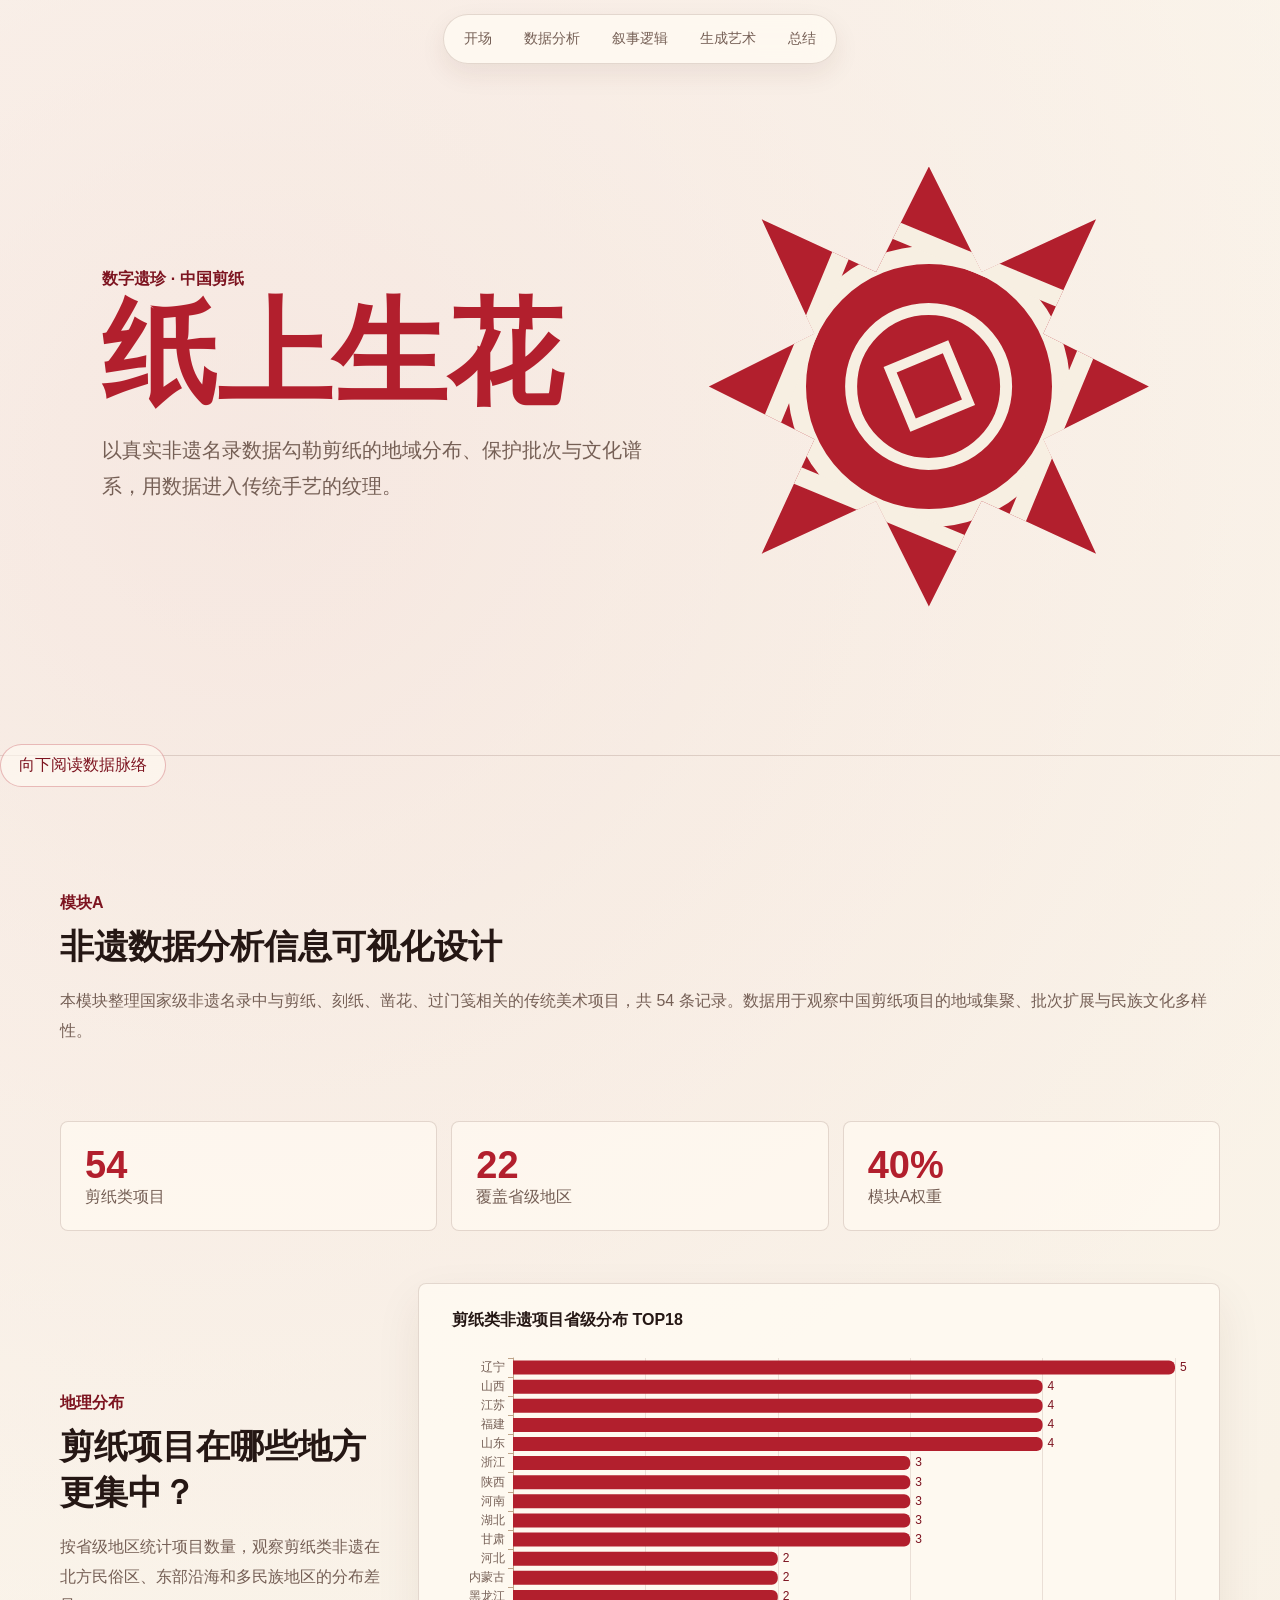
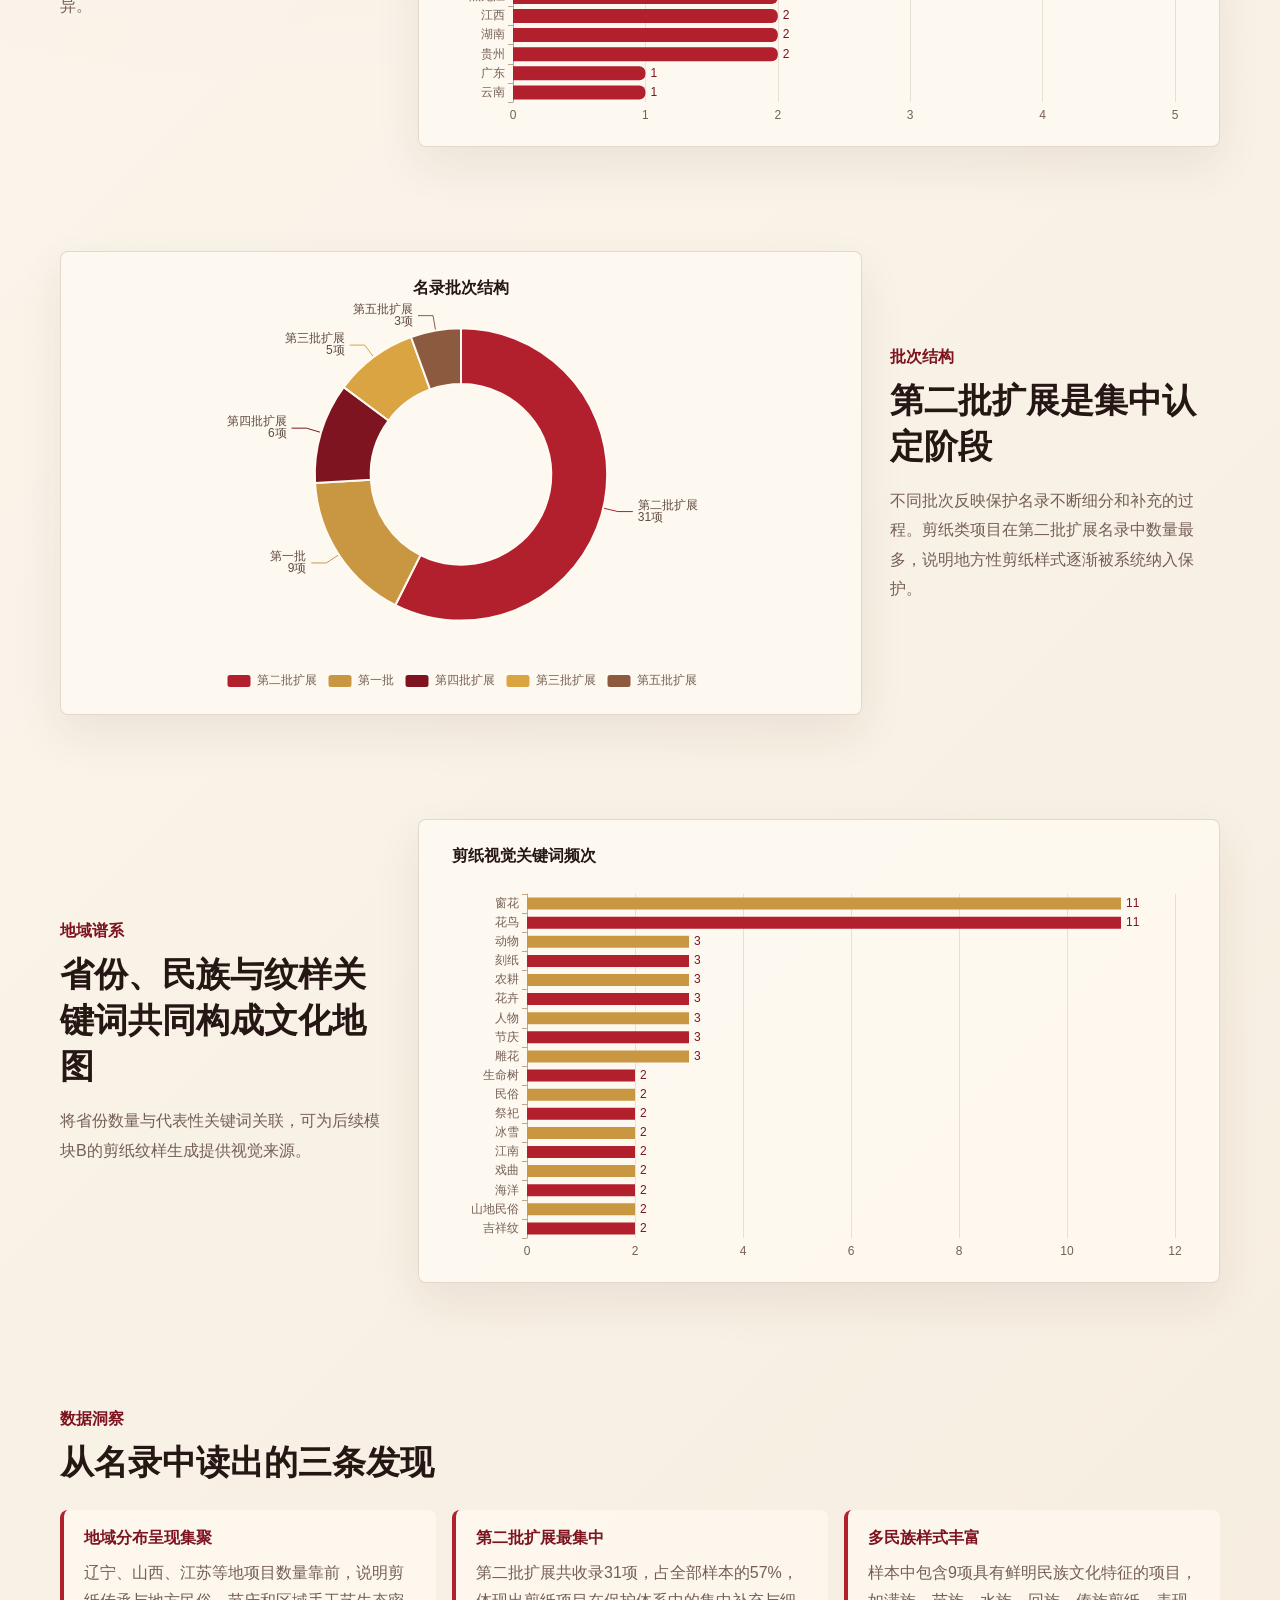
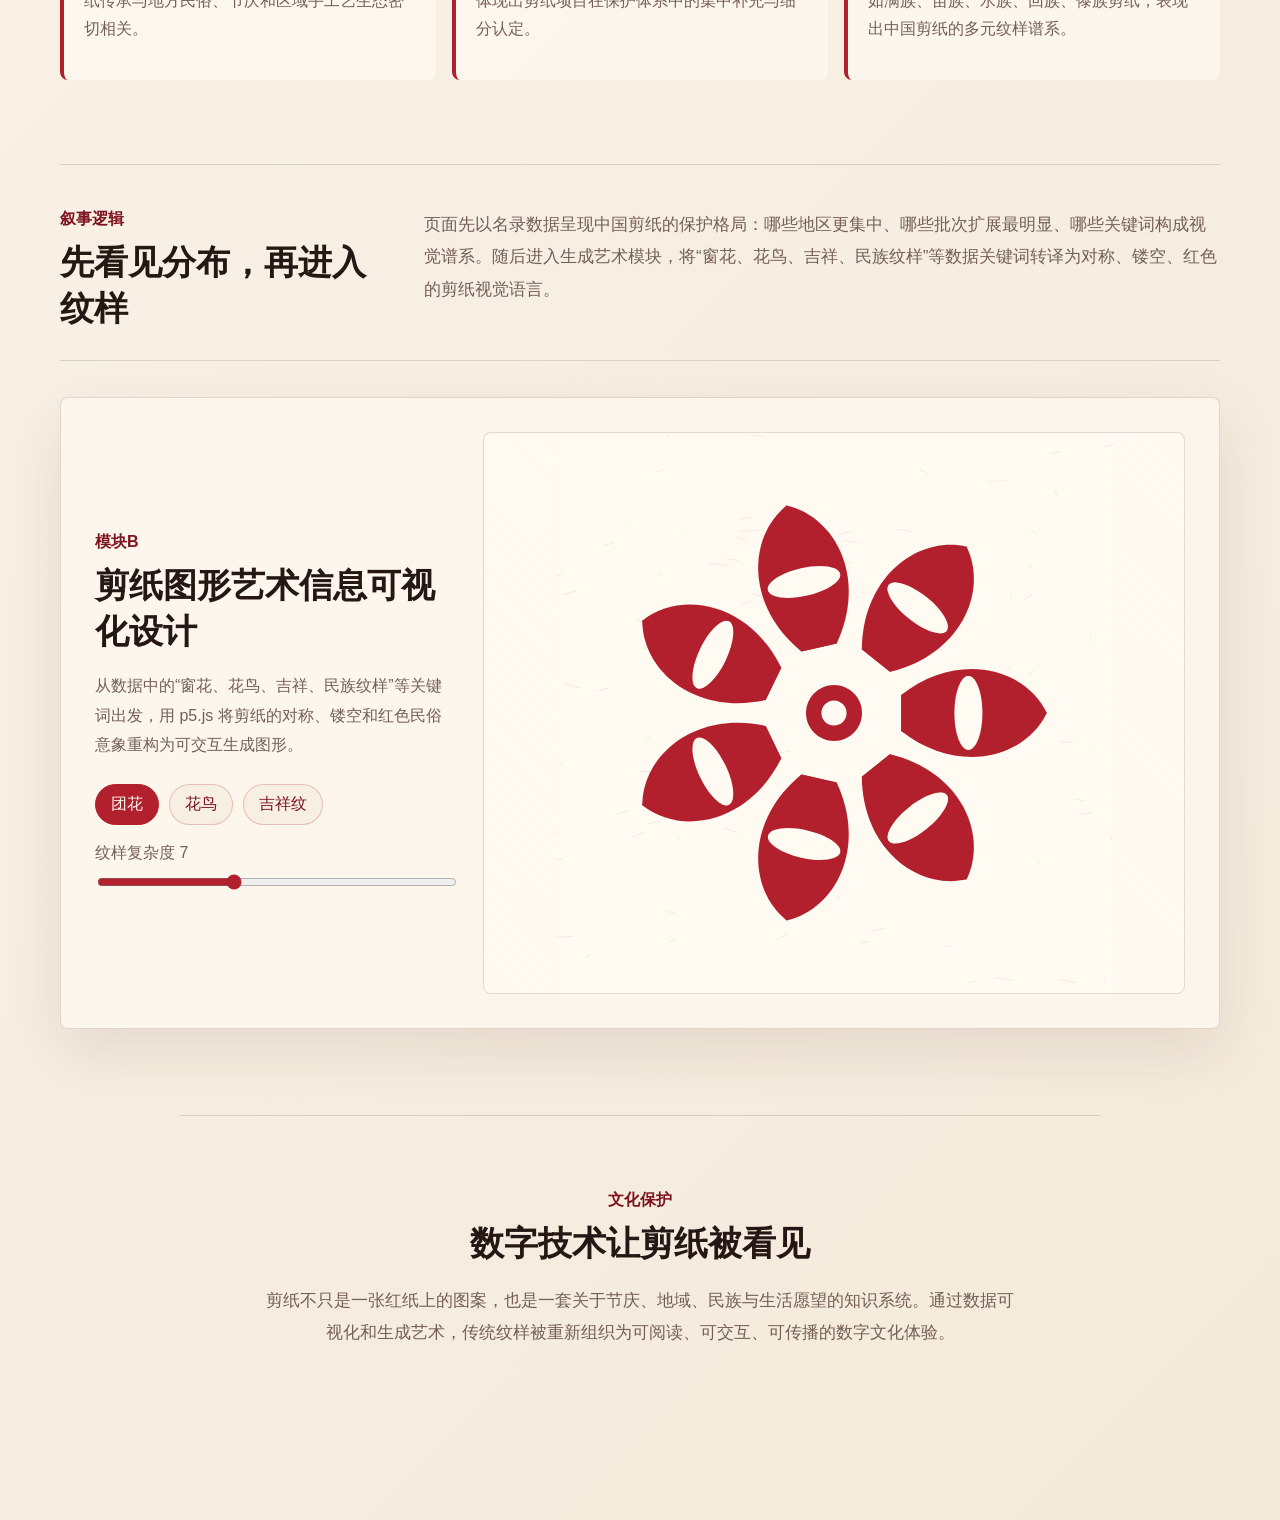
<file: index.html>
﻿<!doctype html>
<html lang="zh-CN">
<head>
  <meta charset="utf-8">
  <meta name="viewport" content="width=device-width, initial-scale=1">
  <title>纸上生花：中国剪纸非遗多维信息可视化设计</title>
  <link rel="stylesheet" href="styles/main.css">
</head>
<body>
  <nav class="site-nav" aria-label="页面导航">
    <a href="#top">开场</a>
    <a href="#module-a">数据分析</a>
    <a href="#story">叙事逻辑</a>
    <a href="#module-b">生成艺术</a>
    <a href="#closing">总结</a>
  </nav>
  <main>
    <section class="hero" id="top">
      <div class="hero-copy">
        <p class="eyebrow">数字遗珍 · 中国剪纸</p>
        <h1>纸上生花</h1>
        <p class="subtitle">以真实非遗名录数据勾勒剪纸的地域分布、保护批次与文化谱系，用数据进入传统手艺的纹理。</p>
      </div>
      <div class="paper-cut-mark" aria-hidden="true">
        <span></span><span></span><span></span><span></span>
      </div>
    </section>

    <a class="scroll-cue" href="#module-a">向下阅读数据脉络</a>

<section class="intro section-band" id="module-a">
      <div class="section-title">
        <p class="eyebrow">模块A</p>
        <h2>非遗数据分析信息可视化设计</h2>
      </div>
      <p>本模块整理国家级非遗名录中与剪纸、刻纸、凿花、过门笺相关的传统美术项目，共 54 条记录。数据用于观察中国剪纸项目的地域集聚、批次扩展与民族文化多样性。</p>
    </section>

    <section class="stats-grid" aria-label="数据概览">
      <article class="stat-card">
        <strong id="totalProjects">54</strong>
        <span>剪纸类项目</span>
      </article>
      <article class="stat-card">
        <strong id="provinceCount">0</strong>
        <span>覆盖省级地区</span>
      </article>
      <article class="stat-card">
        <strong>40%</strong>
        <span>模块A权重</span>
      </article>
    </section>

    <section class="chart-section">
      <div class="chart-copy">
        <p class="eyebrow">地理分布</p>
        <h2>剪纸项目在哪些地方更集中？</h2>
        <p>按省级地区统计项目数量，观察剪纸类非遗在北方民俗区、东部沿海和多民族地区的分布差异。</p>
      </div>
      <div class="chart-panel"><div id="provinceChart" class="chart"></div></div>
    </section>

    <section class="chart-section two-column">
      <div class="chart-panel"><div id="batchChart" class="chart"></div></div>
      <div class="chart-copy">
        <p class="eyebrow">批次结构</p>
        <h2>第二批扩展是集中认定阶段</h2>
        <p>不同批次反映保护名录不断细分和补充的过程。剪纸类项目在第二批扩展名录中数量最多，说明地方性剪纸样式逐渐被系统纳入保护。</p>
      </div>
    </section>

    <section class="chart-section">
      <div class="chart-copy">
        <p class="eyebrow">地域谱系</p>
        <h2>省份、民族与纹样关键词共同构成文化地图</h2>
        <p>将省份数量与代表性关键词关联，可为后续模块B的剪纸纹样生成提供视觉来源。</p>
      </div>
      <div class="chart-panel"><div id="regionChart" class="chart"></div></div>
    </section>

    <section class="insights section-band">
      <div class="section-title">
        <p class="eyebrow">数据洞察</p>
        <h2>从名录中读出的三条发现</h2>
      </div>
      <div id="insightList" class="insight-list"></div>
    </section>


    <section class="story-bridge" id="story">
      <div>
        <p class="eyebrow">叙事逻辑</p>
        <h2>先看见分布，再进入纹样</h2>
      </div>
      <p>页面先以名录数据呈现中国剪纸的保护格局：哪些地区更集中、哪些批次扩展最明显、哪些关键词构成视觉谱系。随后进入生成艺术模块，将“窗花、花鸟、吉祥、民族纹样”等数据关键词转译为对称、镂空、红色的剪纸视觉语言。</p>
    </section>
    <section class="art-section" id="module-b">
      <div class="art-copy">
        <p class="eyebrow">模块B</p>
        <h2>剪纸图形艺术信息可视化设计</h2>
        <p>从数据中的“窗花、花鸟、吉祥、民族纹样”等关键词出发，用 p5.js 将剪纸的对称、镂空和红色民俗意象重构为可交互生成图形。</p>
        <div class="art-controls" id="motifButtons" aria-label="纹样选择">
          <button type="button" data-motif="petal" class="active">团花</button>
          <button type="button" data-motif="bird">花鸟</button>
          <button type="button" data-motif="auspicious">吉祥纹</button>
        </div>
        <label class="slider-label" for="complexitySlider">纹样复杂度 <span id="complexityValue">7</span></label>
        <input id="complexitySlider" type="range" min="4" max="12" value="7">
      </div>
      <div class="art-stage">
        <div id="artCanvas"></div>
      </div>
    </section>

    <section class="closing-section" id="closing">
      <p class="eyebrow">文化保护</p>
      <h2>数字技术让剪纸被看见</h2>
      <p>剪纸不只是一张红纸上的图案，也是一套关于节庆、地域、民族与生活愿望的知识系统。通过数据可视化和生成艺术，传统纹样被重新组织为可阅读、可交互、可传播的数字文化体验。</p>
    </section>
  </main>

  <script src="libs/echarts.min.js"></script>
  <script src="libs/p5.min.js"></script>
  <script src="data/papercutData.js"></script>
  <script src="scripts/app.js"></script>
  <script src="scripts/papercut-art.js"></script>
</body>
</html>
</file>
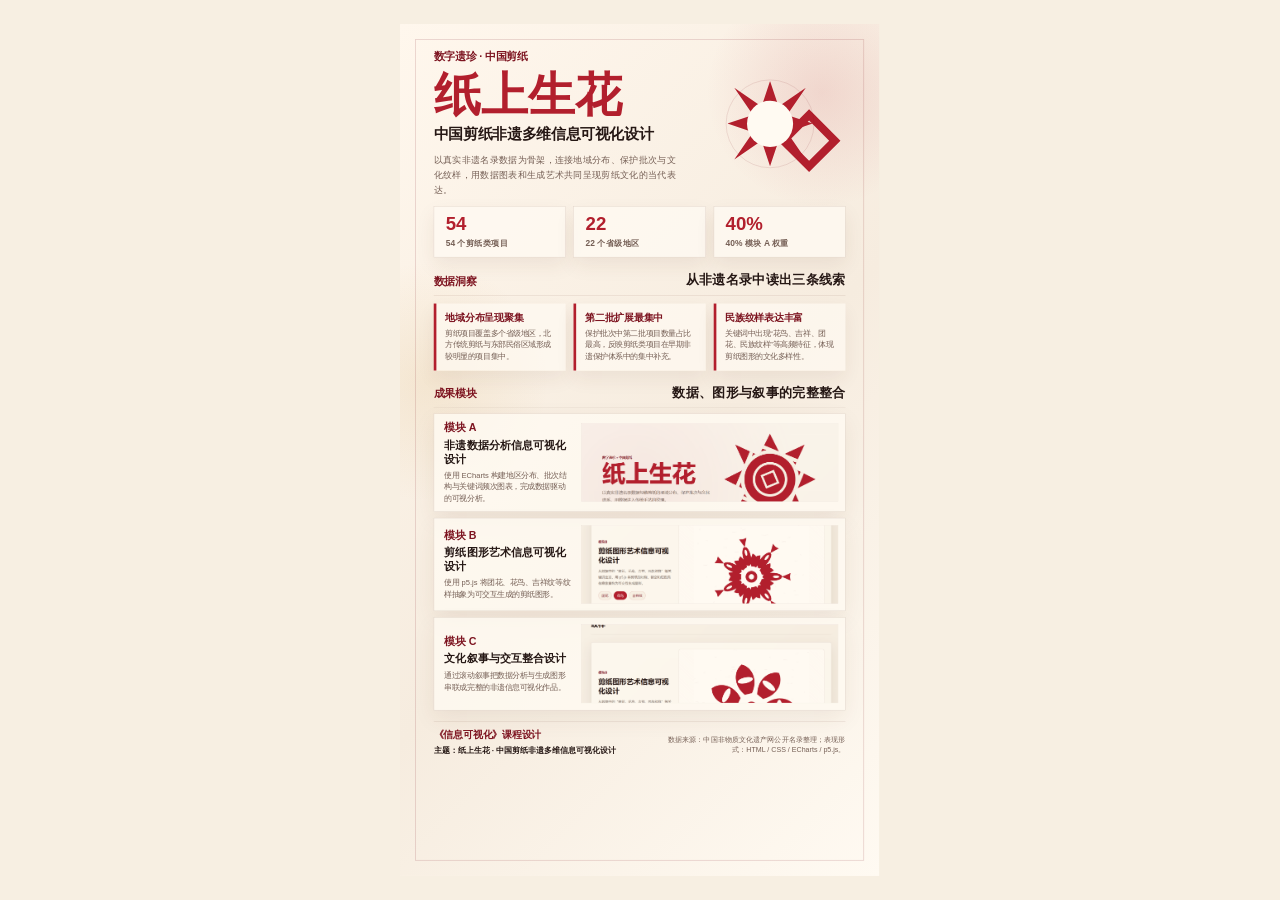
<file: poster.html>
<!doctype html>
<html lang="zh-CN">
  <head>
    <meta charset="utf-8">
    <meta name="viewport" content="width=device-width, initial-scale=1">
    <title>纸上生花课程成果总览海报</title>
    <link rel="stylesheet" href="styles/poster.css">
  </head>
  <body>
    <div class="poster-preview">
      <div class="poster-frame">
        <main class="poster" aria-label="纸上生花课程成果总览海报">
          <section class="hero">
            <div class="hero-copy">
              <p class="eyebrow">数字遗珍 · 中国剪纸</p>
              <h1>纸上生花</h1>
              <p class="subtitle">中国剪纸非遗多维信息可视化设计</p>
              <p class="statement">以真实非遗名录数据为骨架，连接地域分布、保护批次与文化纹样，用数据图表和生成艺术共同呈现剪纸文化的当代表达。</p>
            </div>
            <div class="papercut-mark" aria-hidden="true">
              <span></span>
            </div>
          </section>

          <section class="metrics" aria-label="核心数据概览">
            <article>
              <strong>54</strong>
              <span>54 个剪纸类项目</span>
            </article>
            <article>
              <strong>22</strong>
              <span>22 个省级地区</span>
            </article>
            <article>
              <strong>40%</strong>
              <span>40% 模块 A 权重</span>
            </article>
          </section>

          <section class="findings" aria-label="数据发现">
            <div class="section-title">
              <span>数据洞察</span>
              <h2>从非遗名录中读出三条线索</h2>
            </div>
            <article>
              <h3>地域分布呈现聚集</h3>
              <p>剪纸项目覆盖多个省级地区，北方传统剪纸与东部民俗区域形成较明显的项目集中。</p>
            </article>
            <article>
              <h3>第二批扩展最集中</h3>
              <p>保护批次中第二批项目数量占比最高，反映剪纸类项目在早期非遗保护体系中的集中补充。</p>
            </article>
            <article>
              <h3>民族纹样表达丰富</h3>
              <p>关键词中出现“花鸟、吉祥、团花、民族纹样”等高频特征，体现剪纸图形的文化多样性。</p>
            </article>
          </section>

          <section class="modules" aria-label="模块成果展示">
            <div class="section-title">
              <span>成果模块</span>
              <h2>数据、图形与叙事的完整整合</h2>
            </div>
            <article class="module module-a">
              <div class="module-text">
                <span>模块 A</span>
                <h3>非遗数据分析信息可视化设计</h3>
                <p>使用 ECharts 构建地区分布、批次结构与关键词频次图表，完成数据驱动的可视分析。</p>
              </div>
              <img src="screenshots/module_a_data_analysis.png" alt="模块 A 数据分析页面截图">
            </article>
            <article class="module module-b">
              <div class="module-text">
                <span>模块 B</span>
                <h3>剪纸图形艺术信息可视化设计</h3>
                <p>使用 p5.js 将团花、花鸟、吉祥纹等纹样抽象为可交互生成的剪纸图形。</p>
              </div>
              <img src="screenshots/module_b_papercut_art_focus.png" alt="模块 B 剪纸生成艺术页面截图">
            </article>
            <article class="module module-c">
              <div class="module-text">
                <span>模块 C</span>
                <h3>文化叙事与交互整合设计</h3>
                <p>通过滚动叙事把数据分析与生成图形串联成完整的非遗信息可视化作品。</p>
              </div>
              <img src="screenshots/module_c_story_focus.png" alt="模块 C 文化叙事整合页面截图">
            </article>
          </section>

          <footer class="footer">
            <div>
              <strong>《信息可视化》课程设计</strong>
              <span>主题：纸上生花 · 中国剪纸非遗多维信息可视化设计</span>
            </div>
            <p>数据来源：中国非物质文化遗产网公开名录整理；表现形式：HTML / CSS / ECharts / p5.js。</p>
          </footer>
        </main>
      </div>
    </div>
    <script>
      function fitPosterPreview() {
        const preview = document.querySelector('.poster-preview');
        if (!preview) return;

        const isExport = new URLSearchParams(window.location.search).get('export') === '1';
        if (isExport) {
          preview.style.setProperty('--poster-scale', '1');
          document.documentElement.classList.add('export-mode');
          return;
        }

        const margin = 48;
        const scale = Math.min(
          (window.innerWidth - margin) / 1080,
          (window.innerHeight - margin) / 1920,
          1
        );
        preview.style.setProperty('--poster-scale', Math.max(scale, 0.1).toFixed(4));
      }

      window.addEventListener('resize', fitPosterPreview);
      fitPosterPreview();
    </script>
  </body>
</html>
</file>
<file: styles/main.css>
﻿:root {
  --ink: #251714;
  --muted: #755f55;
  --paper: #f7efe2;
  --paper-deep: #ead9c1;
  --cinnabar: #b21f2d;
  --cinnabar-dark: #7d1420;
  --gold: #c99742;
  --line: rgba(89, 45, 35, 0.16);
  --white: #fffaf2;
}

* { box-sizing: border-box; }
html { scroll-behavior: smooth; }
body {
  margin: 0;
  color: var(--ink);
  font-family: "Microsoft YaHei", "PingFang SC", Arial, sans-serif;
  background:
    linear-gradient(rgba(255,255,255,.46), rgba(255,255,255,.46)),
    radial-gradient(circle at 20% 10%, rgba(178,31,45,.12), transparent 28%),
    linear-gradient(135deg, #f8efe0 0%, #f4e7d3 46%, #ead8bd 100%);
}

main { overflow: hidden; }
.hero {
  min-height: 84vh;
  display: grid;
  grid-template-columns: minmax(0, 1.05fr) minmax(320px, .95fr);
  gap: 28px;
  align-items: center;
  padding: 8vh 8vw 6vh;
  border-bottom: 1px solid var(--line);
}
.hero-copy { max-width: 720px; }
.eyebrow {
  margin: 0 0 10px;
  color: var(--cinnabar-dark);
  font-weight: 700;
  letter-spacing: 0;
}
h1 {
  margin: 0;
  font-size: clamp(64px, 9vw, 124px);
  line-height: .92;
  letter-spacing: 0;
  color: var(--cinnabar);
}
.subtitle {
  margin: 26px 0 0;
  max-width: 620px;
  font-size: 20px;
  line-height: 1.8;
  color: var(--muted);
}
.paper-cut-mark {
  position: relative;
  aspect-ratio: 1;
  width: min(36vw, 440px);
  margin-inline: auto;
  background: var(--cinnabar);
  clip-path: polygon(50% 0%, 62% 24%, 88% 12%, 76% 38%, 100% 50%, 76% 62%, 88% 88%, 62% 76%, 50% 100%, 38% 76%, 12% 88%, 24% 62%, 0% 50%, 24% 38%, 12% 12%, 38% 24%);
  box-shadow: 0 24px 80px rgba(125, 20, 32, .22);
}
.paper-cut-mark span {
  position: absolute;
  inset: 18%;
  border: 18px solid var(--paper);
  transform: rotate(calc(var(--i, 0) * 22.5deg));
}
.paper-cut-mark span:nth-child(1) { --i: 0; border-radius: 50%; }
.paper-cut-mark span:nth-child(2) { --i: 1; }
.paper-cut-mark span:nth-child(3) { --i: 2; inset: 31%; border-width: 12px; border-radius: 50%; }
.paper-cut-mark span:nth-child(4) { --i: 3; inset: 42%; border-width: 10px; }

.section-band, .chart-section, .stats-grid {
  width: min(1160px, calc(100% - 48px));
  margin: 0 auto;
}
.section-band { padding: 74px 0 36px; }
.section-title h2, .chart-copy h2 {
  margin: 0;
  font-size: 34px;
  letter-spacing: 0;
}
.section-band > p, .chart-copy p:not(.eyebrow) {
  color: var(--muted);
  line-height: 1.85;
  font-size: 16px;
}
.stats-grid {
  display: grid;
  grid-template-columns: repeat(3, minmax(0, 1fr));
  gap: 14px;
  margin-top: 24px;
}
.stat-card {
  background: rgba(255, 250, 242, .72);
  border: 1px solid var(--line);
  border-radius: 8px;
  padding: 22px 24px;
}
.stat-card strong { display: block; font-size: 38px; color: var(--cinnabar); }
.stat-card span { color: var(--muted); }
.chart-section {
  display: grid;
  grid-template-columns: 330px minmax(0, 1fr);
  gap: 28px;
  align-items: center;
  padding: 52px 0;
}
.chart-section.two-column { grid-template-columns: minmax(0, 1fr) 330px; }
.chart-panel {
  background: rgba(255, 250, 242, .82);
  border: 1px solid var(--line);
  border-radius: 8px;
  padding: 16px;
  box-shadow: 0 18px 46px rgba(75, 35, 25, .08);
}
.chart { width: 100%; height: 430px; }
.insight-list {
  display: grid;
  grid-template-columns: repeat(3, minmax(0, 1fr));
  gap: 16px;
  margin-top: 24px;
}
.insight-card {
  border-left: 4px solid var(--cinnabar);
  background: rgba(255, 250, 242, .72);
  border-radius: 8px;
  padding: 18px 20px;
  min-height: 170px;
}
.insight-card strong { display: block; margin-bottom: 10px; color: var(--cinnabar-dark); }
.insight-card p { margin: 0; color: var(--muted); line-height: 1.75; }

@media (max-width: 860px) {
  .hero, .chart-section, .chart-section.two-column { grid-template-columns: 1fr; }
  .paper-cut-mark { width: min(72vw, 360px); }
  .stats-grid, .insight-list { grid-template-columns: 1fr; }
  .chart { height: 360px; }
}

.art-section {
  width: min(1160px, calc(100% - 48px));
  margin: 36px auto 86px;
  display: grid;
  grid-template-columns: 360px minmax(0, 1fr);
  gap: 28px;
  align-items: center;
  padding: 34px;
  border: 1px solid var(--line);
  border-radius: 8px;
  background: rgba(255, 250, 242, .68);
  box-shadow: 0 22px 60px rgba(75, 35, 25, .10);
}
.art-copy h2 { margin: 0; font-size: 34px; }
.art-copy p:not(.eyebrow) { color: var(--muted); line-height: 1.85; }
.art-controls {
  display: flex;
  flex-wrap: wrap;
  gap: 10px;
  margin: 24px 0 18px;
}
.art-controls button {
  border: 1px solid rgba(178, 31, 45, .24);
  background: var(--paper);
  color: var(--cinnabar-dark);
  border-radius: 999px;
  padding: 9px 15px;
  font: inherit;
  cursor: pointer;
}
.art-controls button.active {
  background: var(--cinnabar);
  color: var(--white);
  border-color: var(--cinnabar);
}
.slider-label {
  display: block;
  color: var(--muted);
  margin-bottom: 8px;
}
#complexitySlider { width: 100%; accent-color: var(--cinnabar); }
.art-stage {
  min-height: 560px;
  display: grid;
  place-items: center;
  background:
    linear-gradient(rgba(255,250,242,.9), rgba(255,250,242,.9)),
    repeating-linear-gradient(45deg, rgba(125,20,32,.035) 0 2px, transparent 2px 12px);
  border: 1px solid var(--line);
  border-radius: 8px;
  overflow: hidden;
}
#artCanvas canvas {
  display: block;
  max-width: 100%;
  height: auto !important;
}

@media (max-width: 860px) {
  .art-section { grid-template-columns: 1fr; padding: 22px; }
  .art-stage { min-height: 420px; }
}
#artCanvas {
  width: min(560px, 92%);
  aspect-ratio: 1;
}

.site-nav {
  position: fixed;
  top: 14px;
  left: 50%;
  transform: translateX(-50%);
  z-index: 20;
  display: flex;
  gap: 6px;
  padding: 7px;
  border: 1px solid rgba(89, 45, 35, .16);
  border-radius: 999px;
  background: rgba(255, 250, 242, .82);
  backdrop-filter: blur(14px);
  box-shadow: 0 10px 26px rgba(75, 35, 25, .08);
}
.site-nav a {
  color: var(--muted);
  text-decoration: none;
  padding: 8px 13px;
  border-radius: 999px;
  font-size: 14px;
  white-space: nowrap;
}
.site-nav a:hover {
  color: var(--white);
  background: var(--cinnabar);
}
.scroll-cue {
  display: inline-block;
  width: fit-content;
  margin: -38px auto 32px;
  color: var(--cinnabar-dark);
  text-decoration: none;
  border: 1px solid rgba(178, 31, 45, .28);
  border-radius: 999px;
  padding: 10px 18px;
  background: rgba(255, 250, 242, .62);
}
.story-bridge {
  width: min(1160px, calc(100% - 48px));
  margin: 48px auto 18px;
  display: grid;
  grid-template-columns: 330px minmax(0, 1fr);
  gap: 34px;
  align-items: start;
  padding: 44px 0 28px;
  border-top: 1px solid var(--line);
  border-bottom: 1px solid var(--line);
}
.story-bridge h2,
.closing-section h2 {
  margin: 0;
  font-size: 34px;
  letter-spacing: 0;
}
.story-bridge p:not(.eyebrow),
.closing-section p:not(.eyebrow) {
  margin: 0;
  color: var(--muted);
  line-height: 1.9;
  font-size: 17px;
}
.closing-section {
  width: min(920px, calc(100% - 48px));
  margin: 0 auto 96px;
  text-align: center;
  padding: 74px 28px;
  border-top: 1px solid var(--line);
}
.closing-section p:not(.eyebrow) {
  margin: 18px auto 0;
  max-width: 760px;
}

@media (max-width: 860px) {
  .site-nav { max-width: calc(100% - 24px); overflow-x: auto; }
  .story-bridge { grid-template-columns: 1fr; }
  .scroll-cue { margin-left: 24px; }
}
</file>
<file: styles/poster.css>
:root {
  --red: #b21f2d;
  --deep-red: #7d1420;
  --paper: #fffaf2;
  --rice: #f7efe2;
  --aged: #ead9c1;
  --ink: #251714;
  --muted: #755f55;
  --gold: #c99742;
  --line: rgba(89, 45, 35, 0.16);
}

* {
  box-sizing: border-box;
}

html,
body {
  margin: 0;
  width: 100%;
  min-height: 100%;
  background: var(--rice);
  font-family: "Microsoft YaHei", "PingFang SC", Arial, sans-serif;
  color: var(--ink);
}

body {
  overflow: auto;
}

.export-mode,
.export-mode body {
  width: 1080px;
  height: 1920px;
  min-height: 1920px;
  overflow: hidden;
}

.export-mode .poster-preview {
  width: 1080px;
  height: 1920px;
  min-height: 1920px;
  padding: 0;
  display: block;
  overflow: hidden;
}

.export-mode .poster-frame {
  width: 1080px;
  height: 1920px;
}

.poster-preview {
  --poster-scale: 1;
  min-height: 100vh;
  display: grid;
  place-items: center;
  padding: 24px;
  overflow: auto;
}

.poster-frame {
  width: calc(1080px * var(--poster-scale));
  height: calc(1920px * var(--poster-scale));
}

.poster-frame .poster {
  transform: scale(var(--poster-scale));
  transform-origin: top left;
}

.poster {
  position: relative;
  width: 1080px;
  height: 1920px;
  padding: 58px 76px 42px;
  overflow: hidden;
  background:
    radial-gradient(circle at 88% 8%, rgba(178, 31, 45, 0.12), transparent 260px),
    radial-gradient(circle at 6% 42%, rgba(201, 151, 66, 0.13), transparent 270px),
    linear-gradient(135deg, #fff7ed 0%, #f6ecdf 54%, #fffaf2 100%);
}

.poster::before {
  content: "";
  position: absolute;
  inset: 0;
  opacity: 0.34;
  pointer-events: none;
  background-image:
    linear-gradient(rgba(117, 95, 85, 0.08) 1px, transparent 1px),
    linear-gradient(90deg, rgba(117, 95, 85, 0.07) 1px, transparent 1px);
  background-size: 34px 34px;
  mix-blend-mode: multiply;
}

.poster::after {
  content: "";
  position: absolute;
  inset: 34px;
  border: 2px solid rgba(125, 20, 32, 0.16);
  pointer-events: none;
}

.hero,
.metrics,
.findings,
.modules,
.footer {
  position: relative;
  z-index: 1;
}

.hero {
  display: grid;
  grid-template-columns: 1fr 320px;
  gap: 36px;
  align-items: center;
  min-height: 320px;
}

.eyebrow,
.section-title span,
.module-text span {
  margin: 0;
  color: var(--deep-red);
  font-size: 24px;
  font-weight: 700;
}

h1,
h2,
h3,
p {
  margin: 0;
}

h1 {
  margin-top: 16px;
  color: var(--red);
  font-size: 106px;
  line-height: 1;
  font-weight: 900;
}

.subtitle {
  margin-top: 14px;
  color: var(--ink);
  font-size: 33px;
  font-weight: 700;
}

.statement {
  width: 560px;
  margin-top: 18px;
  color: var(--muted);
  font-size: 21px;
  line-height: 1.62;
}

.papercut-mark {
  position: relative;
  width: 300px;
  height: 300px;
  display: grid;
  place-items: center;
}

.papercut-mark::before,
.papercut-mark::after,
.papercut-mark span,
.papercut-mark span::before,
.papercut-mark span::after {
  content: "";
  position: absolute;
  inset: 54px;
  background: var(--red);
  clip-path: polygon(50% 0, 60% 30%, 92% 8%, 70% 40%, 100% 50%, 70% 60%, 92% 92%, 60% 70%, 50% 100%, 40% 70%, 8% 92%, 30% 60%, 0 50%, 30% 40%, 8% 8%, 40% 30%);
}

.papercut-mark::after {
  inset: 98px;
  background: var(--paper);
  border-radius: 50%;
  clip-path: none;
}

.papercut-mark span {
  inset: 118px;
  border: 24px solid var(--red);
  background: transparent;
  border-radius: 50%;
  clip-path: none;
}

.papercut-mark span::before {
  inset: 46px;
  width: 64px;
  height: 64px;
  margin: auto;
  border: 18px solid var(--red);
  background: transparent;
  transform: rotate(45deg);
  clip-path: none;
}

.papercut-mark span::after {
  inset: -92px;
  border: 2px solid rgba(125, 20, 32, 0.12);
  background: transparent;
  border-radius: 50%;
  clip-path: none;
}

.metrics {
  display: grid;
  grid-template-columns: repeat(3, 1fr);
  gap: 18px;
  margin-top: 20px;
}

.metrics article {
  min-height: 104px;
  padding: 18px 26px;
  background: rgba(255, 250, 242, 0.78);
  border: 1px solid var(--line);
  box-shadow: 0 18px 42px rgba(91, 49, 30, 0.08);
}

.metrics strong {
  display: block;
  color: var(--red);
  font-size: 42px;
  line-height: 1;
}

.metrics span {
  display: block;
  margin-top: 9px;
  color: var(--muted);
  font-size: 19px;
  font-weight: 700;
}

.section-title {
  display: flex;
  align-items: end;
  justify-content: space-between;
  gap: 22px;
  padding-bottom: 15px;
  border-bottom: 1px solid var(--line);
}

.section-title h2 {
  color: var(--ink);
  font-size: 30px;
  line-height: 1.25;
  font-weight: 900;
}

.findings {
  margin-top: 32px;
  display: grid;
  grid-template-columns: repeat(3, 1fr);
  gap: 18px;
}

.findings .section-title {
  grid-column: 1 / -1;
}

.findings article {
  min-height: 138px;
  padding: 18px 20px;
  background: rgba(255, 250, 242, 0.74);
  border-left: 6px solid var(--red);
  box-shadow: 0 18px 40px rgba(91, 49, 30, 0.07);
}

.findings h3 {
  color: var(--deep-red);
  font-size: 22px;
  line-height: 1.25;
}

.findings p {
  margin-top: 10px;
  color: var(--muted);
  font-size: 17px;
  line-height: 1.52;
}

.modules {
  margin-top: 30px;
}

.modules .section-title {
  margin-bottom: 14px;
}

.module {
  display: grid;
  grid-template-columns: 296px 1fr;
  gap: 20px;
  align-items: center;
  min-height: 208px;
  margin-top: 14px;
  padding: 15px;
  background: rgba(255, 250, 242, 0.82);
  border: 1px solid var(--line);
  box-shadow: 0 20px 50px rgba(91, 49, 30, 0.08);
}

.module-text {
  padding-left: 8px;
}

.module-text h3 {
  margin-top: 8px;
  color: var(--ink);
  font-size: 25px;
  line-height: 1.22;
  font-weight: 900;
}

.module-text p {
  margin-top: 10px;
  color: var(--muted);
  font-size: 17px;
  line-height: 1.52;
}

.module img {
  width: 100%;
  height: 178px;
  object-fit: cover;
  object-position: top center;
  display: block;
  border: 1px solid rgba(89, 45, 35, 0.13);
  background: var(--paper);
}

.module-b img,
.module-c img {
  object-position: center center;
}

.footer {
  display: flex;
  justify-content: space-between;
  align-items: end;
  gap: 28px;
  margin-top: 24px;
  padding-top: 16px;
  border-top: 1px solid var(--line);
}

.footer strong {
  display: block;
  color: var(--deep-red);
  font-size: 22px;
}

.footer span {
  display: block;
  margin-top: 6px;
  color: var(--ink);
  font-size: 18px;
  font-weight: 700;
}

.footer p {
  width: 430px;
  color: var(--muted);
  text-align: right;
  font-size: 16px;
  line-height: 1.45;
}
</file>
